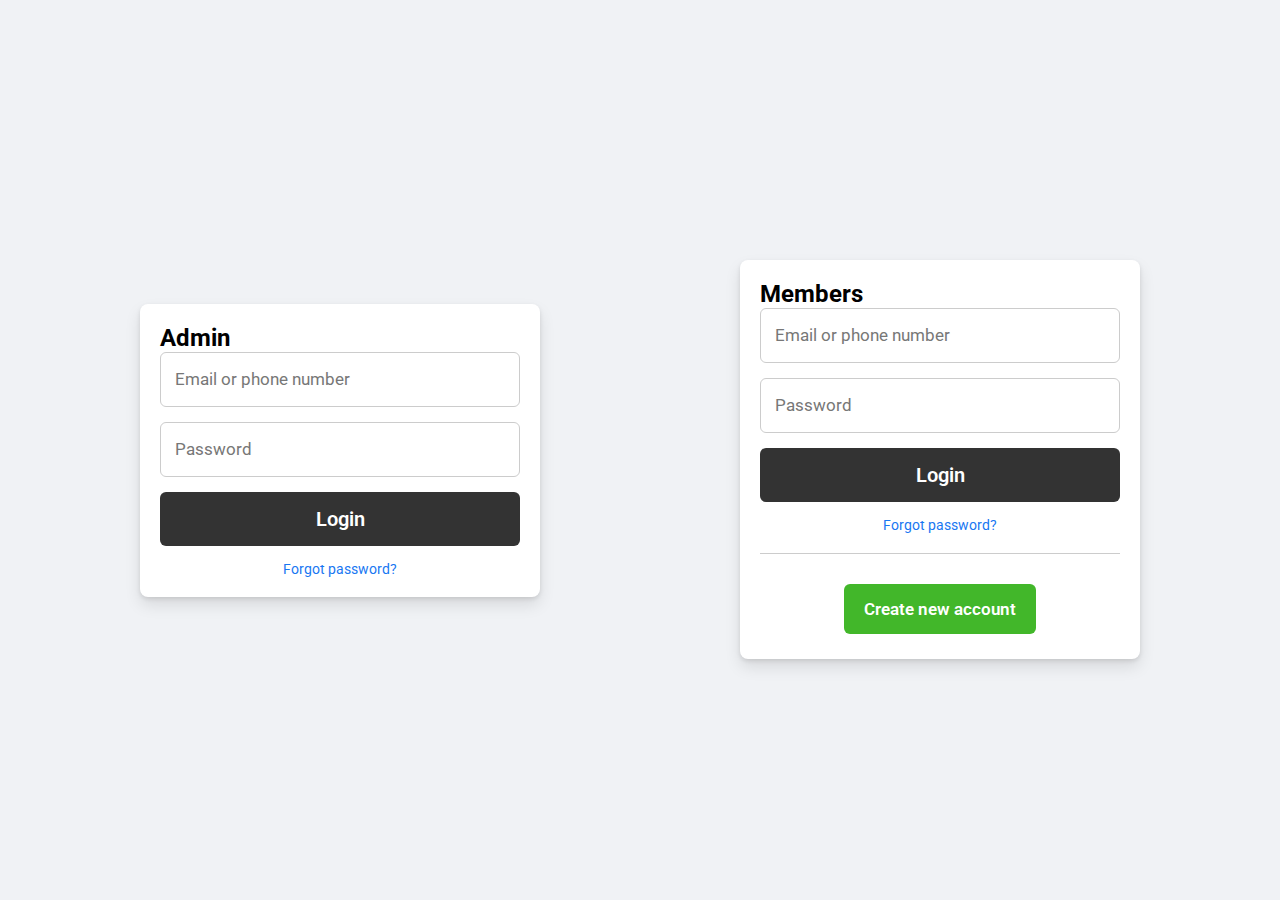
<file: login.html>
<!DOCTYPE html>

<html lang="en">
  <head>
    <meta charset="UTF-8">
    <meta name="viewport" content="width=device-width, initial-scale=1.0">
    <title>Login</title>
    <link rel="stylesheet" href="login.css">

  </head>
  <body>
    <div class="container flex">
      <div class="facebook-page flex">
        <!-- <div class="text">
          <p>Connect with friends and the world </p>
          <p> around you on Facebook.<<h1>facebook</h1>
          /p>
        </div> -->
        <form action="#">
            <h2 class="am">Admin</h2>
          <input type="email" placeholder="Email or phone number" required>
          <input type="password" placeholder="Password" required>
          <div class="link">
            <button type="submit" class="login">Login</button>
            <a href="#" class="forgot">Forgot password?</a>
          </div>
          <!-- <hr> -->
          <!-- <div class="button">
            <a href="#">Create new account</a>
          </div> -->
        </form>

        <form class="form2" action="#">
            <h2 class="am">Members</h2>
            <input type="email" placeholder="Email or phone number" required>
            <input type="password" placeholder="Password" required>
            <div class="link">
              <button type="submit" class="login">Login</button>
              <a href="#" class="forgot">Forgot password?</a>
            </div>
            <hr>
            <div class="button" onclick="openRegistration()">
              <a href="#">Create new account</a>
            </div>
          </form>
      </div>
    </div>
    <script>
      
    function openRegistration() {
      window.location.href = "registration.html";
    }
  
    </script>
  </body>
</html>
</file>
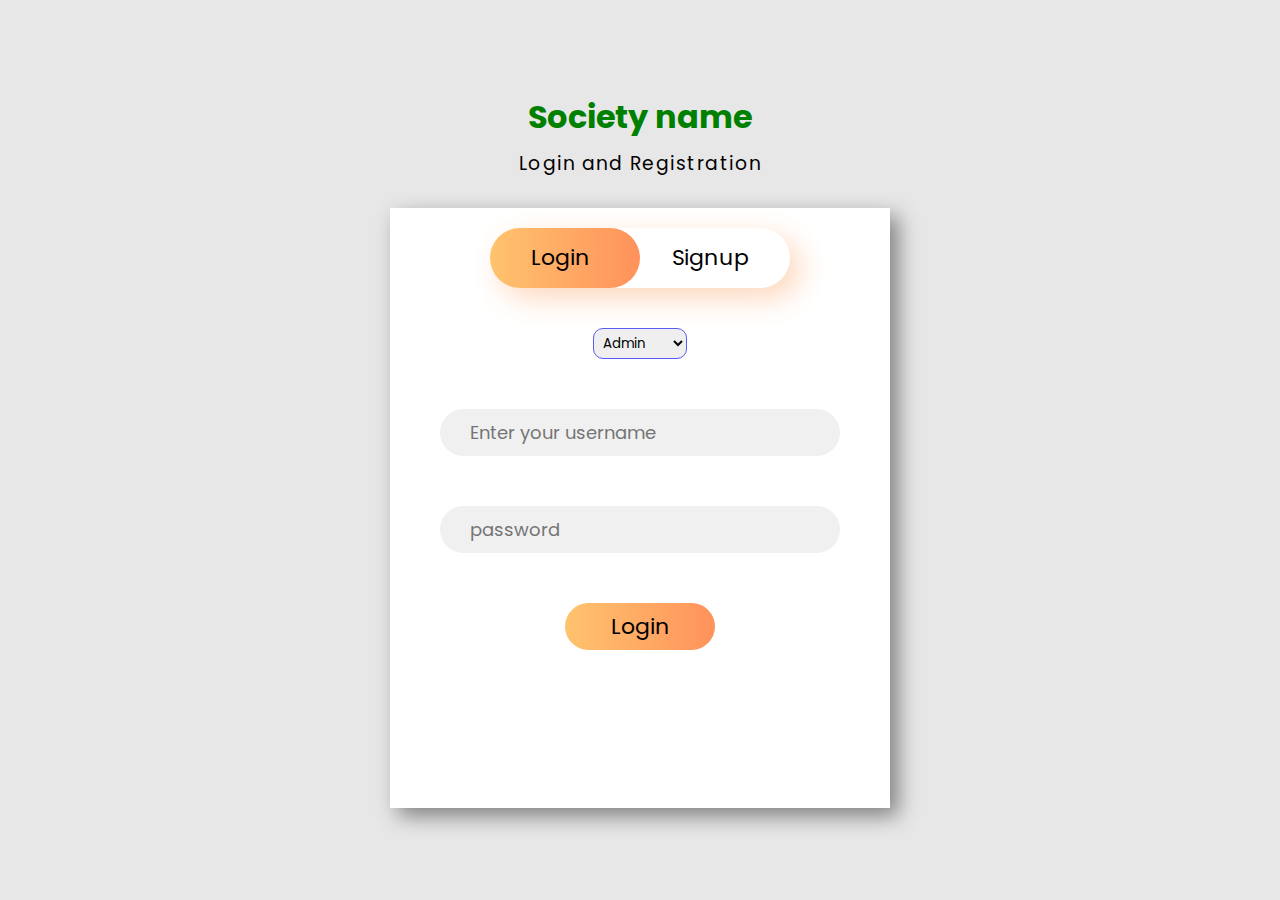
<file: newlogin.html>
<!DOCTYPE html>
<html lang="en">

<head>
    <meta charset="UTF-8">
    <meta name="viewport" content="width=device-width, initial-scale=1.0">
    <title>login page</title>
    <link rel="stylesheet" href="CSS/newlogin.css">
    <link rel="style" href="Javascript/newlogin.js">
</head>

<body>
    <header>
        <h1 class="heading">Society name</h1>
        <h3 class="title">Login and Registration</h3>
    </header>

  
    <div class="container">

      
        <div class="slider"></div>
        <div class="btn">
            <button class="login">Login</button>
            <button class="signup">Signup</button>
        </div>

     
        <div class="form-section">

        
            <form action="login" method="post">
                <div class="login-box">
                    <select name="usertype" id="select">
                        <option value="admin">Admin</option>
                        <option value="members">Members</option>
                    </select>
                    <input name="username" type="text" class="email ele" placeholder="Enter your username">
                    <input id="password" name="password" type="password" class="password ele" placeholder="password">
                    <input type="submit" class="clkbtn" value="Login">
                </div>
            </form>
            <form action="save" method="post">
               
                <div class="signup-box">
                    <input name="username" type="text" class="name ele" placeholder="Enter user name">
                    <input name="name" type="text" class="name ele" placeholder="Enter full Name">
                    <input type="number" onkeyup="verifyMobileNumber()" name="mobile_number" id="mobile_number"
                        class="name ele" placeholder="Enter Mobile Number">
                    <label id="msg1" style="color: red;"></label>
                    <input name="email" type="email" class="email ele" placeholder="email@email.com">
                    <input name="password1" id="password1" type="password" class="password ele" placeholder="password">
                    <input type="password" id="repassword" class="password ele" placeholder="Confirm password">
                    <label id="msg"></label>
                    <input class="clkbtn" value="Sign up" type="submit">
                </div>
            </form>
        </div>
    </div>

    <script>
        let signup = document.querySelector(".signup");
        let login = document.querySelector(".login");
        let slider = document.querySelector(".slider");
        let formSection = document.querySelector(".form-section");

        signup.addEventListener("click", () => {
            slider.classList.add("moveslider");
            formSection.classList.add("form-section-move");
        });

        login.addEventListener("click", () => {
            slider.classList.remove("moveslider");
            formSection.classList.remove("form-section-move");
        });

        function verifyMobileNumber() {
            let a = document.getElementById("mobile_number").value;

            if (a.length === 10) {
                document.getElementById("msg1").innerHTML = "";
            } else {
                document.getElementById("msg1").innerHTML = "Invalid Number";
                document.getElementById("msg1").style.fontSize = "10px";
            }
        }
    </script>
</body>

</html>
</file>
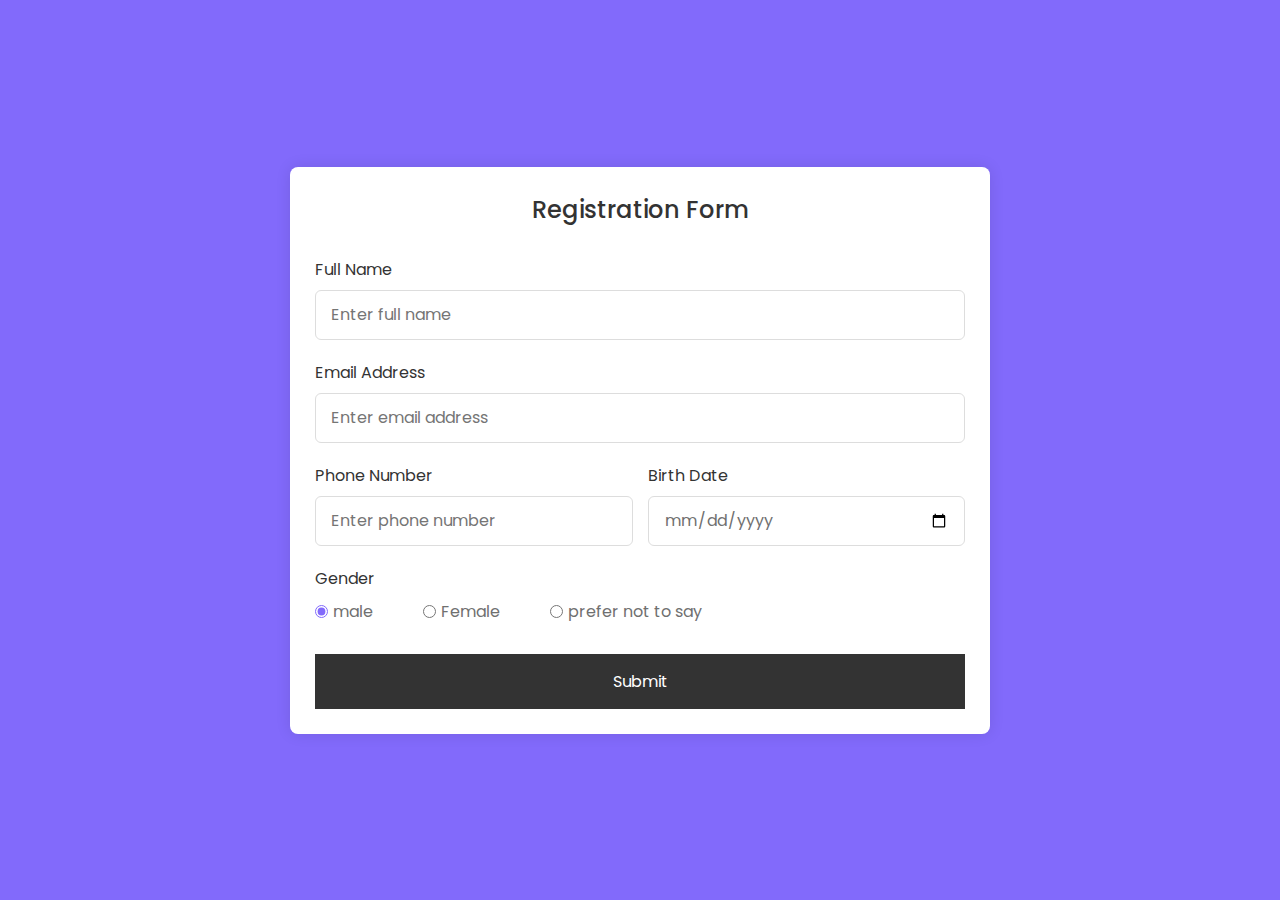
<file: registration.html>
<!DOCTYPE html>

<html lang="en">
  <head>
    <meta charset="UTF-8" />
    <meta name="viewport" content="width=device-width, initial-scale=1.0" />
    <meta http-equiv="X-UA-Compatible" content="ie=edge" />
    
    <link rel="stylesheet" href="registration.css" />
  </head>
  <body>
    <section class="container">
      <header>Registration Form</header>
      <form action="#" class="form">
        <div class="input-box">
          <label>Full Name</label>
          <input type="text" placeholder="Enter full name" required />
        </div>

        <div class="input-box">
          <label>Email Address</label>
          <input type="text" placeholder="Enter email address" required />
        </div>

        <div class="column">
          <div class="input-box">
            <label>Phone Number</label>
            <input type="number" placeholder="Enter phone number" required />
          </div>
          <div class="input-box">
            <label>Birth Date</label>
            <input type="date" placeholder="Enter birth date" required />
          </div>
        </div>
        <div class="gender-box">
          <h3>Gender</h3>
          <div class="gender-option">
            <div class="gender">
              <input type="radio" id="check-male" name="gender" checked />
              <label for="check-male">male</label>
            </div>
            <div class="gender">
              <input type="radio" id="check-female" name="gender" />
              <label for="check-female">Female</label>
            </div>
            <div class="gender">
              <input type="radio" id="check-other" name="gender" />
              <label for="check-other">prefer not to say</label>
            </div>
          </div>
        </div>
        
        <button onclick="openRegistration()">Submit</button>
      </form>
    </section>

    <script>
      function openRegistration() {
      window.location.href = "login.html";
    }
    </script>

  </body>
</html>
</file>
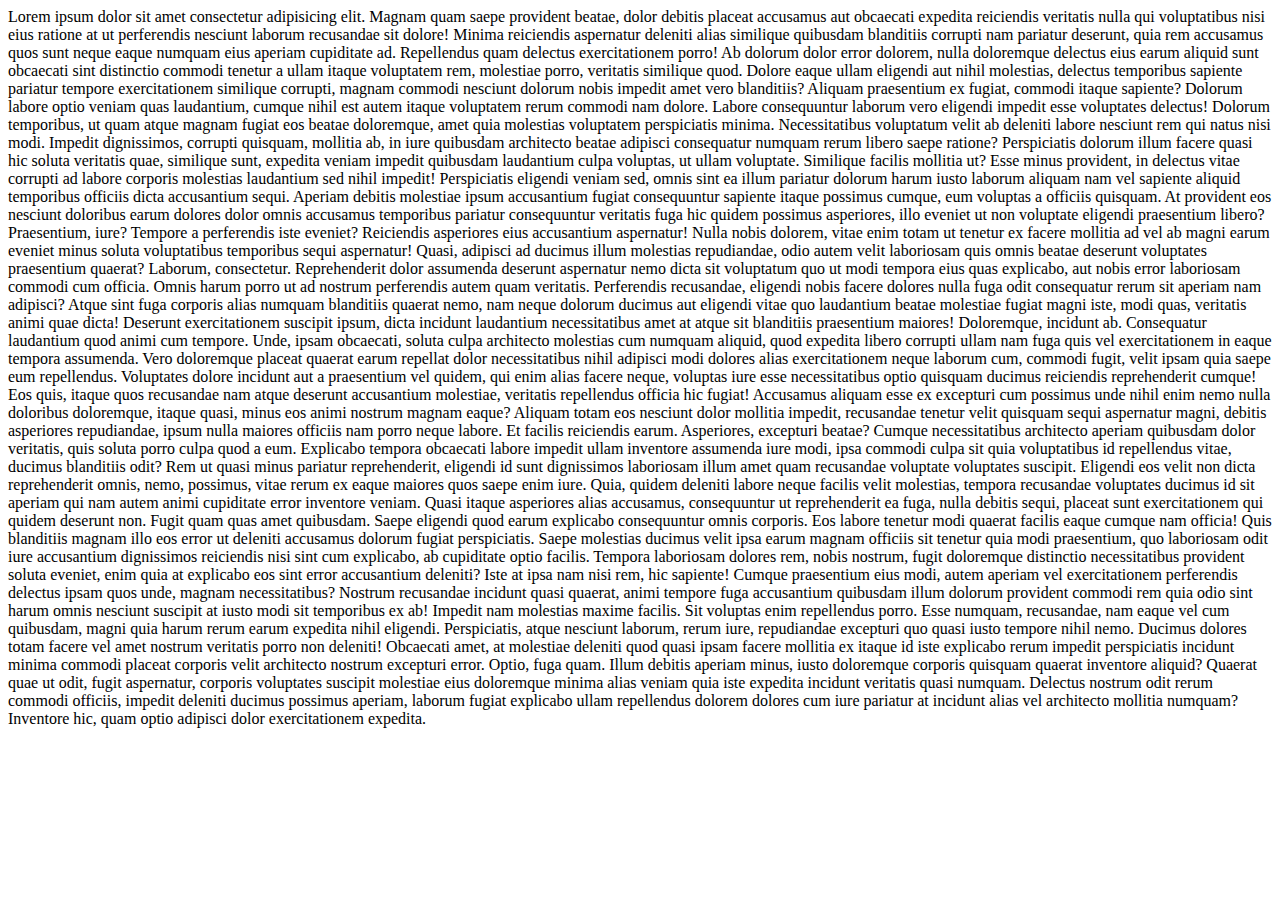
<file: s.html>
<!DOCTYPE html>
<html lang="en">
<head>
    <meta charset="UTF-8">
    <meta name="viewport" content="width=device-width, initial-scale=1.0">
    <title>Document</title>
</head>
<body>
    Lorem ipsum dolor sit amet consectetur adipisicing elit. Magnam quam saepe provident beatae, dolor debitis placeat accusamus aut obcaecati expedita reiciendis veritatis nulla qui voluptatibus nisi eius ratione at ut perferendis nesciunt laborum recusandae sit dolore! Minima reiciendis aspernatur deleniti alias similique quibusdam blanditiis corrupti nam pariatur deserunt, quia rem accusamus quos sunt neque eaque numquam eius aperiam cupiditate ad. Repellendus quam delectus exercitationem porro! Ab dolorum dolor error dolorem, nulla doloremque delectus eius earum aliquid sunt obcaecati sint distinctio commodi tenetur a ullam itaque voluptatem rem, molestiae porro, veritatis similique quod. Dolore eaque ullam eligendi aut nihil molestias, delectus temporibus sapiente pariatur tempore exercitationem similique corrupti, magnam commodi nesciunt dolorum nobis impedit amet vero blanditiis? Aliquam praesentium ex fugiat, commodi itaque sapiente? Dolorum labore optio veniam quas laudantium, cumque nihil est autem itaque voluptatem rerum commodi nam dolore. Labore consequuntur laborum vero eligendi impedit esse voluptates delectus! Dolorum temporibus, ut quam atque magnam fugiat eos beatae doloremque, amet quia molestias voluptatem perspiciatis minima. Necessitatibus voluptatum velit ab deleniti labore nesciunt rem qui natus nisi modi. Impedit dignissimos, corrupti quisquam, mollitia ab, in iure quibusdam architecto beatae adipisci consequatur numquam rerum libero saepe ratione? Perspiciatis dolorum illum facere quasi hic soluta veritatis quae, similique sunt, expedita veniam impedit quibusdam laudantium culpa voluptas, ut ullam voluptate. Similique facilis mollitia ut? Esse minus provident, in delectus vitae corrupti ad labore corporis molestias laudantium sed nihil impedit! Perspiciatis eligendi veniam sed, omnis sint ea illum pariatur dolorum harum iusto laborum aliquam nam vel sapiente aliquid temporibus officiis dicta accusantium sequi. Aperiam debitis molestiae ipsum accusantium fugiat consequuntur sapiente itaque possimus cumque, eum voluptas a officiis quisquam. At provident eos nesciunt doloribus earum dolores dolor omnis accusamus temporibus pariatur consequuntur veritatis fuga hic quidem possimus asperiores, illo eveniet ut non voluptate eligendi praesentium libero? Praesentium, iure? Tempore a perferendis iste eveniet? Reiciendis asperiores eius accusantium aspernatur! Nulla nobis dolorem, vitae enim totam ut tenetur ex facere mollitia ad vel ab magni earum eveniet minus soluta voluptatibus temporibus sequi aspernatur! Quasi, adipisci ad ducimus illum molestias repudiandae, odio autem velit laboriosam quis omnis beatae deserunt voluptates praesentium quaerat? Laborum, consectetur. Reprehenderit dolor assumenda deserunt aspernatur nemo dicta sit voluptatum quo ut modi tempora eius quas explicabo, aut nobis error laboriosam commodi cum officia. Omnis harum porro ut ad nostrum perferendis autem quam veritatis. Perferendis recusandae, eligendi nobis facere dolores nulla fuga odit consequatur rerum sit aperiam nam adipisci? Atque sint fuga corporis alias numquam blanditiis quaerat nemo, nam neque dolorum ducimus aut eligendi vitae quo laudantium beatae molestiae fugiat magni iste, modi quas, veritatis animi quae dicta! Deserunt exercitationem suscipit ipsum, dicta incidunt laudantium necessitatibus amet at atque sit blanditiis praesentium maiores! Doloremque, incidunt ab. Consequatur laudantium quod animi cum tempore. Unde, ipsam obcaecati, soluta culpa architecto molestias cum numquam aliquid, quod expedita libero corrupti ullam nam fuga quis vel exercitationem in eaque tempora assumenda. Vero doloremque placeat quaerat earum repellat dolor necessitatibus nihil adipisci modi dolores alias exercitationem neque laborum cum, commodi fugit, velit ipsam quia saepe eum repellendus. Voluptates dolore incidunt aut a praesentium vel quidem, qui enim alias facere neque, voluptas iure esse necessitatibus optio quisquam ducimus reiciendis reprehenderit cumque! Eos quis, itaque quos recusandae nam atque deserunt accusantium molestiae, veritatis repellendus officia hic fugiat! Accusamus aliquam esse ex excepturi cum possimus unde nihil enim nemo nulla doloribus doloremque, itaque quasi, minus eos animi nostrum magnam eaque? Aliquam totam eos nesciunt dolor mollitia impedit, recusandae tenetur velit quisquam sequi aspernatur magni, debitis asperiores repudiandae, ipsum nulla maiores officiis nam porro neque labore. Et facilis reiciendis earum. Asperiores, excepturi beatae? Cumque necessitatibus architecto aperiam quibusdam dolor veritatis, quis soluta porro culpa quod a eum. Explicabo tempora obcaecati labore impedit ullam inventore assumenda iure modi, ipsa commodi culpa sit quia voluptatibus id repellendus vitae, ducimus blanditiis odit? Rem ut quasi minus pariatur reprehenderit, eligendi id sunt dignissimos laboriosam illum amet quam recusandae voluptate voluptates suscipit. Eligendi eos velit non dicta reprehenderit omnis, nemo, possimus, vitae rerum ex eaque maiores quos saepe enim iure. Quia, quidem deleniti labore neque facilis velit molestias, tempora recusandae voluptates ducimus id sit aperiam qui nam autem animi cupiditate error inventore veniam. Quasi itaque asperiores alias accusamus, consequuntur ut reprehenderit ea fuga, nulla debitis sequi, placeat sunt exercitationem qui quidem deserunt non. Fugit quam quas amet quibusdam. Saepe eligendi quod earum explicabo consequuntur omnis corporis. Eos labore tenetur modi quaerat facilis eaque cumque nam officia! Quis blanditiis magnam illo eos error ut deleniti accusamus dolorum fugiat perspiciatis. Saepe molestias ducimus velit ipsa earum magnam officiis sit tenetur quia modi praesentium, quo laboriosam odit iure accusantium dignissimos reiciendis nisi sint cum explicabo, ab cupiditate optio facilis. Tempora laboriosam dolores rem, nobis nostrum, fugit doloremque distinctio necessitatibus provident soluta eveniet, enim quia at explicabo eos sint error accusantium deleniti? Iste at ipsa nam nisi rem, hic sapiente! Cumque praesentium eius modi, autem aperiam vel exercitationem perferendis delectus ipsam quos unde, magnam necessitatibus? Nostrum recusandae incidunt quasi quaerat, animi tempore fuga accusantium quibusdam illum dolorum provident commodi rem quia odio sint harum omnis nesciunt suscipit at iusto modi sit temporibus ex ab! Impedit nam molestias maxime facilis. Sit voluptas enim repellendus porro. Esse numquam, recusandae, nam eaque vel cum quibusdam, magni quia harum rerum earum expedita nihil eligendi. Perspiciatis, atque nesciunt laborum, rerum iure, repudiandae excepturi quo quasi iusto tempore nihil nemo. Ducimus dolores totam facere vel amet nostrum veritatis porro non deleniti! Obcaecati amet, at molestiae deleniti quod quasi ipsam facere mollitia ex itaque id iste explicabo rerum impedit perspiciatis incidunt minima commodi placeat corporis velit architecto nostrum excepturi error. Optio, fuga quam. Illum debitis aperiam minus, iusto doloremque corporis quisquam quaerat inventore aliquid? Quaerat quae ut odit, fugit aspernatur, corporis voluptates suscipit molestiae eius doloremque minima alias veniam quia iste expedita incidunt veritatis quasi numquam. Delectus nostrum odit rerum commodi officiis, impedit deleniti ducimus possimus aperiam, laborum fugiat explicabo ullam repellendus dolorem dolores cum iure pariatur at incidunt alias vel architecto mollitia numquam? Inventore hic, quam optio adipisci dolor exercitationem expedita.
</body>
</html>
</file>
<file: login.css>
@import url('https://fonts.googleapis.com/css2?family=Roboto:wght@300;400;500;700&display=swap');

* {
  margin: 0;
  padding: 0;
  box-sizing: border-box;
  font-family: 'Roboto', sans-serif;
}

.flex {
  display: flex;
  align-items: center;
}

.container {
  padding: 0 15px;
  min-height: 100vh;
  justify-content: center;
  background: #f0f2f5;
}

.facebook-page {
  justify-content: space-between;
  max-width: 1000px;
  width: 100%;
}

.facebook-page .text {
  margin-bottom: 90px;
}

.facebook-page h1 {
  color: #1877f2;
  font-size: 4rem;
  margin-bottom: 10px;
}

.facebook-page p {
  font-size: 1.75rem;
  white-space: nowrap;
}

form {
  display: flex;
  flex-direction: column;
  background: #fff;
  border-radius: 8px;
  padding: 20px;
  box-shadow: 0 2px 4px rgba(0, 0, 0, 0.1),
    0 8px 16px rgba(0, 0, 0, 0.1);
  max-width: 400px;
  width: 100%;
}

form input {
  height: 55px;
  width: 100%;
  border: 1px solid #ccc;
  border-radius: 6px;
  margin-bottom: 15px;
  font-size: 1rem;
  padding: 0 14px;
}

form input:focus {
  outline: none;
  border-color: #1877f2;
}

::placeholder {
  color: #777;
  font-size: 1.063rem;
}

.link {
  display: flex;
  flex-direction: column;
  text-align: center;
  gap: 15px;
}

.link .login {
  border: none;
  outline: none;
  cursor: pointer;
  background: #333;
  padding: 15px 0;
  border-radius: 6px;
  color: #fff;
  font-size: 1.25rem;
  font-weight: 600;
  transition: 0.2s ease;
}

.link .login:hover {
  background: black;
}

form a {
  text-decoration: none;
}

.link .forgot {
  color: #1877f2;
  font-size: 0.875rem;
}

.link .forgot:hover {
  text-decoration: underline;
}

hr {
  border: none;
  height: 1px;
  background-color: #ccc;
  margin-bottom: 20px;
  margin-top: 20px;
}

.button {
  margin-top: 25px;
  text-align: center;
  margin-bottom: 20px;
}

.button a {
  padding: 15px 20px;
  background: #42b72a;
  border-radius: 6px;
  color: #fff;
  font-size: 1.063rem;
  font-weight: 600;
  transition: 0.2s ease;
}

.button a:hover {
  background: #3ba626;
}

.form2{
    margin-top: 2vh;
    margin-left: 2vh;
}

@media (max-width: 900px) {
  .facebook-page {
    flex-direction: column;
    text-align: center;
  }

  .facebook-page .text {
    margin-bottom: 30px;
  }
}

@media (max-width: 460px) {
  .facebook-page h1 {
    font-size: 3.5rem;
  }

  .facebook-page p {
    font-size: 1.3rem;
  }

  form {
    padding: 15px;
  }
}
</file>
<file: CSS/newlogin.css>
@import url(
"https://fonts.googleapis.com/css2?family=Poppins:ital,wght@0,100;0,200;0,300;0,400;0,500;0,600;0,700;0,800;0,900;1,100;1,200;1,300;1,400;1,500;1,600;1,700;1,800;1,900&display=swap");
  
* {
    margin: 0;
    padding: 0;
    box-sizing: border-box;
    font-family: "Poppins", sans-serif;
}
  
body {
    height: 100vh;
    width: 100vw;
    display: flex;
    justify-content: center;
    align-items: center;
    flex-direction: column;
    gap: 30px;
    background-color: rgb(231, 231, 231);
}
  
header {
    width: 100%;
    display: flex;
    flex-direction: column;
    align-items: center;
    justify-content: center;
    gap: 8px;
}
  
.heading {
    color: green;
}
  
.title {
    font-weight: 400;
    letter-spacing: 1.5px;
}
  
.container {
    height: 600px;
    width: 500px;
    background-color: white;
    box-shadow: 8px 8px 20px rgb(128, 128, 128);
    position: relative;
    overflow: hidden;
}
  
.btn {
    height: 60px;
    width: 300px;
    margin: 20px auto;
    box-shadow: 10px 10px 30px rgb(254, 215, 188);
    border-radius: 50px;
    display: flex;
    justify-content: space-around;
    align-items: center;
}
  form{
   line-height: 555%;
  }
.login,
.signup{
    font-size: 22px;
    border: none;
    outline: none;
    background-color: transparent;
    position: relative;
    cursor: pointer;
}
  
.slider {
    height: 60px;
    width: 150px;
    border-radius: 50px;
    background-image: linear-gradient(to right,
            rgb(255, 195, 110),
            rgb(255, 146, 91));
    position: absolute;
    top: 20px;
    left: 100px;
    transition: all 0.5s ease-in-out;
}
  
.moveslider {
    left: 250px;
}
  
.form-section {
    height: 500px;
    width: 1000px;
    padding: 20px 0;
    display: flex;
    position: relative;
    transition: all 0.5s ease-in-out;
    left: 0px;
}
  
.form-section-move {
    left: -500px;
}
/*select user type option css */
#select{
padding: 1%;
height: 10%;
border-radius: 10px;
border-color:rgb(90, 90, 244) ;
}
.login-box,
.signup-box {
    height: 70%;
    width: 500px;
    display: flex;
    flex-direction: column;
    align-items: center;
    justify-content: center;
    padding: 0px 40px;
}
  
.login-box {
    gap: 50px;
}
  
.signup-box {
    gap: 30px;
}
  
.ele {
    height: 60px;
    width: 400px;
    outline: none;
    border: none;
    color: rgb(77, 77, 77);
    background-color: rgb(240, 240, 240);
    border-radius: 50px;
    padding-left: 30px;
    font-size: 18px;
}
  
.clkbtn {
    height: 60px;
    width: 150px;
    border-radius: 50px;
    background-image: linear-gradient(to right,
            rgb(255, 195, 110),
            rgb(255, 146, 91));
    font-size: 22px;
    border: none;
    cursor: pointer;
}
  
/* For Responsiveness of the page */
  
@media screen and (max-width: 650px) {
    .container {
        height: 600px;
        width: 300px;
    }
  
    .title {
        font-size: 15px;
    }
  
    .btn {
        height: 50px;
        width: 200px;
        margin: 20px auto;
    }
  
    .login,
    .signup {
        font-size: 19px;
    }
  
    .slider {
        height: 50px;
        width: 100px;
        left: 50px;
    }
  
    .moveslider {
        left: 150px;
    }
  
    .form-section {
        height: 500px;
        width: 600px;
    }
  
    .form-section-move {
        left: -300px;
    }
  
    .login-box,
    .signup-box {
        height: 100%;
        width: 300px;
    }
  
    .ele {
        height: 50px;
        width: 250px;
        font-size: 15px;
    }
  
    .clkbtn {
        height: 50px;
        width: 130px;
        font-size: 19px;
    }
}
  
@media screen and (max-width: 320px) {
    .container {
        height: 600px;
        width: 250px;
    }
  
    .heading {
        font-size: 30px;
    }
  
    .title {
        font-size: 10px;
    }
  
    .btn {
        height: 50px;
        width: 200px;
        margin: 20px auto;
    }
  
    .login,
    .signup {
        font-size: 19px;
    }
  
    .slider {
        height: 50px;
        width: 100px;
        left: 27px;
    }
  
    .moveslider {
        left: 127px;
    }
  
    .form-section {
        height: 500px;
        width: 500px;
    }
  
    .form-section-move {
        left: -250px;
    }
  
    .login-box,
    .signup-box {
        height: 100%;
        width: 250px;
    }
  
    .ele {
        height: 50px;
        width: 220px;
        font-size: 15px;
    }
  
    .clkbtn {
        height: 50px;
        width: 130px;
        font-size: 19px;
    }
}
</file>
<file: registration.css>
/* Import Google font - Poppins */
@import url("https://fonts.googleapis.com/css2?family=Poppins:wght@200;300;400;500;600;700&display=swap");
* {
  margin: 0;
  padding: 0;
  box-sizing: border-box;
  font-family: "Poppins", sans-serif;
}
body {
  min-height: 100vh;
  display: flex;
  align-items: center;
  justify-content: center;
  padding: 20px;
  background: rgb(130, 106, 251);
}
.container {
  position: relative;
  max-width: 700px;
  width: 100%;
  background: #fff;
  padding: 25px;
  border-radius: 8px;
  box-shadow: 0 0 15px rgba(0, 0, 0, 0.1);
}
.container header {
  font-size: 1.5rem;
  color: #333;
  font-weight: 500;
  text-align: center;
}
.container .form {
  margin-top: 30px;
}
.form .input-box {
  width: 100%;
  margin-top: 20px;
}
.input-box label {
  color: #333;
}
.form :where(.input-box input, .select-box) {
  position: relative;
  height: 50px;
  width: 100%;
  outline: none;
  font-size: 1rem;
  color: #707070;
  margin-top: 8px;
  border: 1px solid #ddd;
  border-radius: 6px;
  padding: 0 15px;
}
.input-box input:focus {
  box-shadow: 0 1px 0 rgba(0, 0, 0, 0.1);
}
.form .column {
  display: flex;
  column-gap: 15px;
}
.form .gender-box {
  margin-top: 20px;
}
.gender-box h3 {
  color: #333;
  font-size: 1rem;
  font-weight: 400;
  margin-bottom: 8px;
}
.form :where(.gender-option, .gender) {
  display: flex;
  align-items: center;
  column-gap: 50px;
  flex-wrap: wrap;
}
.form .gender {
  column-gap: 5px;
}
.gender input {
  accent-color: rgb(130, 106, 251);
}
.form :where(.gender input, .gender label) {
  cursor: pointer;
}
.gender label {
  color: #707070;
}
.address :where(input, .select-box) {
  margin-top: 15px;
}
.select-box select {
  height: 100%;
  width: 100%;
  outline: none;
  border: none;
  color: #707070;
  font-size: 1rem;
}
.form button {
  height: 55px;
  width: 100%;
  color: #fff;
  font-size: 1rem;
  font-weight: 400;
  margin-top: 30px;
  border: none;
  cursor: pointer;
  transition: all 0.2s ease;
  background:#333;
}
.form button:hover {
  background: black;
}
/*Responsive*/
@media screen and (max-width: 500px) {
  .form .column {
    flex-wrap: wrap;
  }
  .form :where(.gender-option, .gender) {
    row-gap: 15px;
  }
}
</file>
